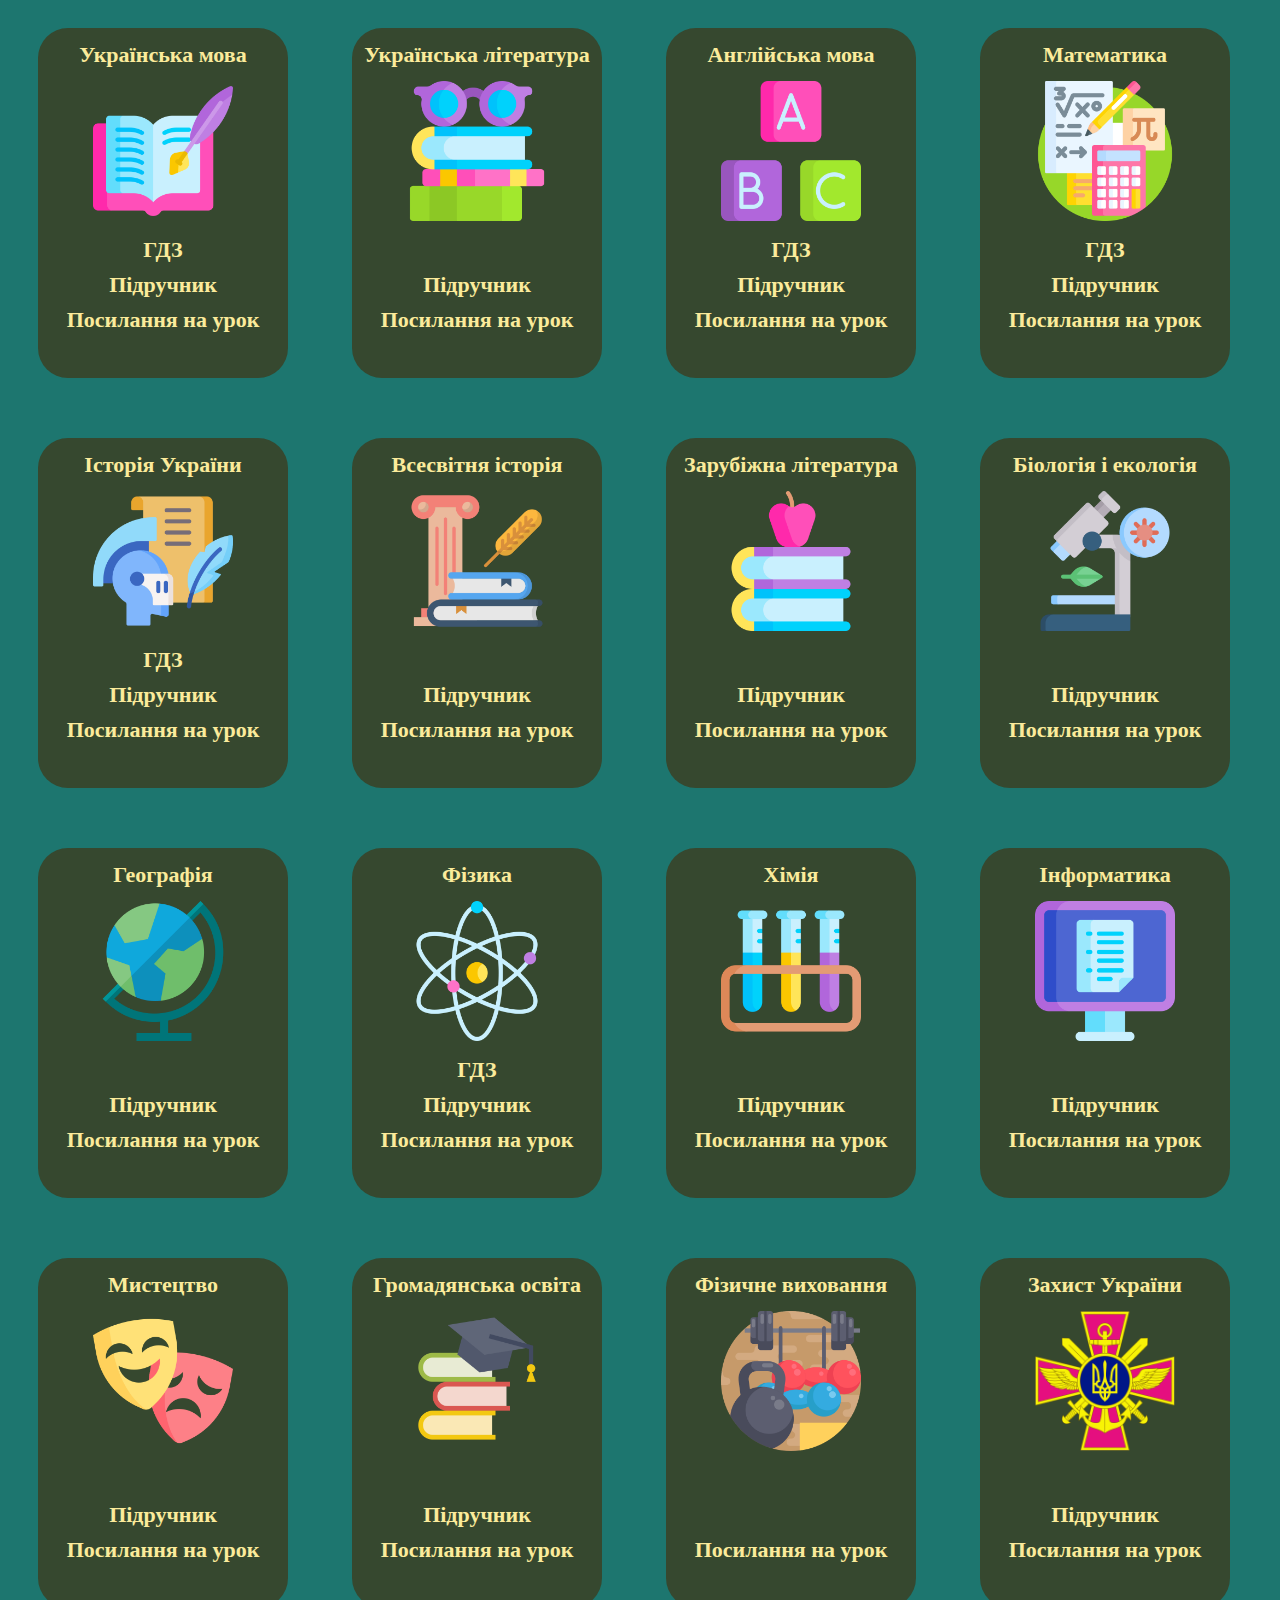
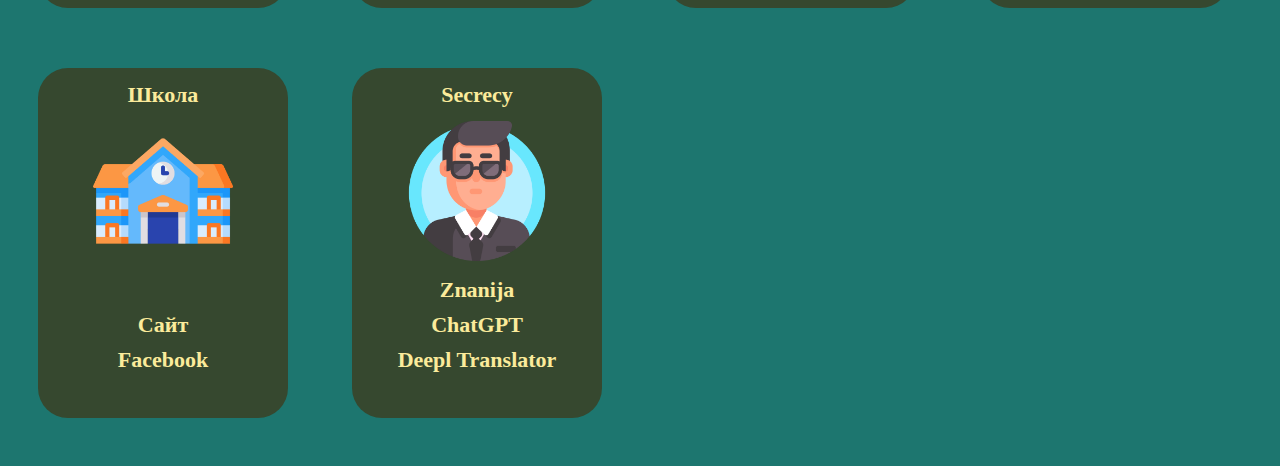
<file: index.html>
<!DOCTYPE html>
<html>
<head>
    <title class="text">10-D class</title>

    <link rel="apple-touch-icon" sizes="180x180" href="./images/favicons/apple-touch-icon.png">
    <link rel="icon" type="image/png" sizes="32x32" href="./images/favicons/favicon-32x32.png">
    <link rel="icon" type="image/png" sizes="16x16" href="./images/favicons/favicon-16x16.png">
    <link rel="manifest" href="./images/favicons/site.webmanifest">
    <link rel="mask-icon" href="./images/favicons/safari-pinned-tab.svg" color="#55a6bd">
    <meta name="msapplication-TileColor" content="#00aba9">
    <meta name="theme-color" content="#d0afaf">
    <link rel="stylesheet" href="./css/style.css">
    
    <style type="text/css">
      h2 {line-height: 80%;}
      a {
        text-decoration: none; /* Скасовуємо підкреслення у посилань */
    }
    </style>
</head>
<body>
 <div class="container">
       <h2 class="text">
            <a class="mova" href="https://docs.google.com/document/d/e/2PACX-1vQNSTjjoTWcl8mWxjbYVO4v2ctffe0BTZx7Kvwi4tnEEsc_BBn6hxum5il50N0pH97MahWZCjhSardo/pub" target="_blank">
            Українська мова</a>
            <br><br>
            <a href="https://docs.google.com/document/d/e/2PACX-1vQNSTjjoTWcl8mWxjbYVO4v2ctffe0BTZx7Kvwi4tnEEsc_BBn6hxum5il50N0pH97MahWZCjhSardo/pub" target="_blank"><img class="icon" src="./icon/free-icon-writing-8276734.png" width="140px"></a>
            <br><br>
            <a class="mova" href="./index(gdz).html"target="_blank">ГДЗ</a>
        <br><br>
        <a class="mova" href="https://drive.google.com/file/d/1x-FZCoyNLsMNJzwq8Od55EDBCIP5idX_/view?usp=drive_link" target="_blank">Підручник</a>
        <br><br>
        <a class="mova" href="https://us05web.zoom.us/j/4843110175?pwd=cjZremJKcWZPZUZoQ0JuL3FKOEN5UT09" target="_blank">Посилання на урок</a>
        </h2>
       
    </div>

    <div class="container">
        <h2 class="text">
             <a class="mova" href="https://docs.google.com/document/d/e/2PACX-1vTIg9OjlHw4tGi3z0PDAVA5a4Lc0iSUH0Yuf_wU5PWyE6nYFawxT6yambz6XaVaUwASTdcCNCj2KEEq/pub" target="_blank">	
             Українська література</a>
             <br><br>
             <a href="https://docs.google.com/document/d/e/2PACX-1vTIg9OjlHw4tGi3z0PDAVA5a4Lc0iSUH0Yuf_wU5PWyE6nYFawxT6yambz6XaVaUwASTdcCNCj2KEEq/pub" target="_blank"><img class="icon" src="./icon/free-icon-book-8276776.png" width="140px"></a>
             <br><br>
             <a class="mova" href="./index(gdz).html"></a>
         <br><br>
         <a class="mova" href="https://drive.google.com/file/d/1VmPeR3eclqczGQxDUlhoacDrTzXsvxvh/view?usp=drive_link" target="_blank">Підручник</a>
         <br><br>
         <a class="mova" href="https://us05web.zoom.us/j/82964062077?pwd=c69PzGNqtPzyoSd3bl5xcQaFS6EunV.1" target="_blank">Посилання на урок</a>
         </h2>
       </div>

       <div class="container">
        <h2 class="text">
             <a class="mova" href="https://docs.google.com/document/d/e/2PACX-1vQAw2bM5vYeXFo0Na2_Nx1Lkn-XpZZKoz191JGne4PZoLkldArsvcyXKKPICvZrSpT3bFeHq1RnDyh7/pub" target="_blank">	
             Англійська мова</a>
             <br><br>
             <a href="https://docs.google.com/document/d/e/2PACX-1vQAw2bM5vYeXFo0Na2_Nx1Lkn-XpZZKoz191JGne4PZoLkldArsvcyXKKPICvZrSpT3bFeHq1RnDyh7/pub" target="_blank"><img class="icon" src="./icon/free-icon-abc-8276828.png" width="140px"></a>
             <br><br>
             <a class="mova" href="https://www.studocu.com/uk/document/l%D1%8Cvivs%D1%8Ckiy-natsional%D1%8Cniy-universitet-imeni-ivana-franka/vstup-do-slovyans%D1%8Ckoi-filologii/bogaievska-iryna-oxford-exam-trainer-ukraine-teacher-s-guide/33891309" target="_blank">ГДЗ</a>
         <br><br>
         <a class="mova" href="https://drive.google.com/file/d/1OE4ozXcbIxP6-MutQfzV-qIiYADC0LHB/view?usp=sharing" target="_blank">Підручник</a>
         <br><br>
         <a class="mova" href="" target="_blank">Посилання на урок</a>
         </h2>
       </div>

       <div class="container">
        <h2 class="text">
             <a class="mova" href="https://docs.google.com/document/d/e/2PACX-1vQV0hYnqvDOvLxF8gOlIAfqiJ_4snoBn3nxrQ-WHLMuwKjGT09KLKTwCXgTSgDLJpVieY8RF5ZsF9gx/pub" target="_blank">	
             Математика</a>
             <br><br>
             <a href="https://docs.google.com/document/d/e/2PACX-1vQV0hYnqvDOvLxF8gOlIAfqiJ_4snoBn3nxrQ-WHLMuwKjGT09KLKTwCXgTSgDLJpVieY8RF5ZsF9gx/pub" target="_blank"><img class="icon" src="./icon/free-icon-mathematics-4720458.png" width="140px"></a>
             <br><br>
             <a class="mova" href="./index(gdz).html" target="_blank">ГДЗ</a>
         <br><br>
         <a class="mova" href="https://drive.google.com/file/d/1CIswwCiageZyyn3EWiO1PokYuJ5--e99/view?usp=drive_link" target="_blank">Підручник</a>
         <br><br>
         <a class="mova" href="" target="_blank">Посилання на урок</a>
         </h2>
    </div> 
         
        <div class="container">
            <h2 class="text">
                 <a class="mova" href="https://docs.google.com/document/d/e/2PACX-1vRrMQxQwuw0M3DF37-ky6vxPqDVci__Wtn9ISpIolbkGyuoEcQbHHWMVNWvQND5Q6SU09vIPg4A_B_p/pub" target="_blank">	
                 Історія України</a>
                 <br><br>
                 <a href="https://docs.google.com/document/d/e/2PACX-1vRrMQxQwuw0M3DF37-ky6vxPqDVci__Wtn9ISpIolbkGyuoEcQbHHWMVNWvQND5Q6SU09vIPg4A_B_p/pub" target="_blank"><img class="icon" src="./icon/free-icon-history-4650547.png" width="140px"></a>
                 <br><br>
                 <a class="mova" href="./index(gdz).html" target="_blank">ГДЗ</a>
             <br><br>
             <a class="mova" href="https://drive.google.com/file/d/1jyEFoBixt4vFsifW1DI2aHcWydyd2OLj/view?usp=drive_link" target="_blank">Підручник</a>
             <br><br>
             <a class="mova" href="" target="_blank">Посилання на урок</a>
             </h2>
        </div> 

        <div class="container">
            <h2 class="text">
                 <a class="mova" href="https://docs.google.com/document/d/e/2PACX-1vTgzt0H9BFLXpseEy1ULmYpi8C2FerG3woc72UFMDXukuMKoT9Ytxskps7Cdun7ANg6KBg_2uZg_ud5/pub" target="_blank">	
                 Всесвітня історія</a>
                 <br><br>
                 <a href="https://docs.google.com/document/d/e/2PACX-1vTgzt0H9BFLXpseEy1ULmYpi8C2FerG3woc72UFMDXukuMKoT9Ytxskps7Cdun7ANg6KBg_2uZg_ud5/pub" target="_blank"><img class="icon" src="./icon/free-icon-history-book-7514333.png" width="140px"></a>
                 <br><br>
                 <a class="mova" href="./index(gdz).html" target="_blank"></a>
             <br><br>
             <a class="mova" href="https://drive.google.com/file/d/1wtGj4tjGWteMtSHhmvFlXtXBcDMzNPSC/view?usp=drive_link" target="_blank">Підручник</a>
             <br><br>
             <a class="mova" href="https://us05web.zoom.us/j/5886636884?pwd=BBxUjPgwXLnCUg4xbve9t8sMMPEHro.1" target="_blank">Посилання на урок</a>
             </h2>
        </div> 

        <div class="container">
            <h2 class="text">
                 <a class="mova" href="https://docs.google.com/document/d/e/2PACX-1vQgHN0xslFJf14HIhocV66HyyJO6gmPtL6WkY5ZV2jvMei1zDL0OMg1jBGJzj6_ZxjCoJWFAByu-AMU/pub" target="_blank">	
                 Зарубіжна література</a>
                 <br><br>
                 <a href="https://docs.google.com/document/d/e/2PACX-1vQgHN0xslFJf14HIhocV66HyyJO6gmPtL6WkY5ZV2jvMei1zDL0OMg1jBGJzj6_ZxjCoJWFAByu-AMU/pub" target="_blank"><img class="icon" src="./icon/free-icon-books-8276754.png" width="140px"></a>
                 <br><br>
                 <a class="mova" href="./index(gdz).html" target="_blank"></a>
             <br><br>
             <a class="mova" href="https://drive.google.com/file/d/12A2Fo2eriW5PiMn4F1NqZupkjOA2MSzp/view?usp=drive_link" target="_blank">Підручник</a>
             <br><br>
             <a class="mova" href="https://meet.google.com/pxd-agsh-rmd" target="_blank">Посилання на урок</a>
             </h2>
        </div>

        <div class="container">
            <h2 class="text">
                 <a class="mova" href="https://docs.google.com/document/d/e/2PACX-1vR6FPQoSlOBWGg8oSPECHg50dPQ8-Kyx7zF01OyxTsNhVxMezVQKfHAkxVHEJZiGVU45Cr3n3W2yCkj/pub" target="_blank">	
                 Біологія і екологія</a>
                 <br><br>
                 <a href="https://docs.google.com/document/d/e/2PACX-1vR6FPQoSlOBWGg8oSPECHg50dPQ8-Kyx7zF01OyxTsNhVxMezVQKfHAkxVHEJZiGVU45Cr3n3W2yCkj/pub" target="_blank"><img class="icon" src="./icon/free-icon-biology-4833041.png" width="140px"></a>
                 <br><br>
                 <a class="mova" href="./index(gdz).html" target="_blank"></a>
             <br><br>
             <a class="mova" href="https://drive.google.com/file/d/1hEPnmWQssTWArLLmNVP0qwYgPM-DDymR/view?usp=drive_link" target="_blank">Підручник</a>
             <br><br>
             <a class="mova" href="https://meet.google.com/nvs-krgd-uny" target="_blank">Посилання на урок</a>
             </h2>
        </div> 

        <div class="container">
            <h2 class="text">
                 <a class="mova" href="https://docs.google.com/document/d/e/2PACX-1vTd3XS-LU3Hiw9rrs5KZoWfqKvuYdWp9_ZtDOhKNJFY3HauCYmxs5sUQgArHHPN--vSx9OwfZ3TXqUn/pub" target="_blank">	
                 Географія</a>
                 <br><br>
                <a href="https://docs.google.com/document/d/e/2PACX-1vTd3XS-LU3Hiw9rrs5KZoWfqKvuYdWp9_ZtDOhKNJFY3HauCYmxs5sUQgArHHPN--vSx9OwfZ3TXqUn/pub" target="_blank"><img class="icon" src="./icon/free-icon-geography-4407042.png" width="140px"></a>
                 <br><br>
                 <a class="mova" href="./index(gdz).html" target="_blank"></a>
             <br><br>
             <a class="mova" href="https://drive.google.com/file/d/1dz2dzd3Plm7gZzXYKQ9Xt9yJ_f1wkc6U/view?usp=drive_link" target="_blank">Підручник</a>
             <br><br>
             <a class="mova" href="" target="_blank">Посилання на урок</a>
             </h2>
        </div> 

        <div class="container">
            <h2 class="text">
                 <a class="mova" href="https://docs.google.com/document/d/e/2PACX-1vQ2xSHl419hY-4_OKBBRCxXwZWEU7NRnwkRN0DCBzFu5TkhR7sdu6DuijTWCCSXxPyLebqzdtyAL0jZ/pub" target="_blank">	
                 Фізика</a>
                 <br><br>
                 <a href="https://docs.google.com/document/d/e/2PACX-1vQ2xSHl419hY-4_OKBBRCxXwZWEU7NRnwkRN0DCBzFu5TkhR7sdu6DuijTWCCSXxPyLebqzdtyAL0jZ/pub" target="_blank"><img class="icon" src="./icon/free-icon-science-8276782.png" width="140px"></a>
                 <br><br>
                 <a class="mova" href="./index(gdz).html" target="_blank">ГДЗ</a>
             <br><br>
             <a class="mova" href="https://drive.google.com/file/d/1Fn_5dhzGsZ-Y8f_yDkCd24J92uIJIWF9/view?usp=drive_link" target="_blank">Підручник</a>
             <br><br>
             <a class="mova" href="https://meet.google.com/snv-hqzm-nmt" target="_blank">Посилання на урок</a>
             </h2>
        </div> 

        <div class="container">
            <h2 class="text">
                 <a class="mova" href="https://docs.google.com/document/d/e/2PACX-1vRFprixkDrvXoOC0HBIoyeWwDU3cUHbVvye8JzB42DxSXEO3wrG50eFwVmqv-ZoFrRhTIbsovjfJIrI/pub" target="_blank">	
                 Хімія</a>
                 <br><br>
                <a href="https://docs.google.com/document/d/e/2PACX-1vRFprixkDrvXoOC0HBIoyeWwDU3cUHbVvye8JzB42DxSXEO3wrG50eFwVmqv-ZoFrRhTIbsovjfJIrI/pub" target="_blank"><img class="icon" src="./icon/free-icon-chemistry-8276751.png" width="140px"></a>
                 <br><br>
                 <a class="mova" href="./index(gdz).html" target="_blank"></a>
             <br><br>
             <a class="mova" href="https://drive.google.com/file/d/12TYMNAoy5du4GYR5zSQYe5vZXh2pAon9/view?usp=drive_link" target="_blank">Підручник</a>
             <br><br>
             <a class="mova" href="https://us05web.zoom.us/j/3179980309?pwd=cys3MXUwdnd1dzU5Z2FHd0E5S0NTZz09" target="_blank">Посилання на урок</a>
             </h2>
        </div>

        <div class="container">
            <h2 class="text">
                 <a class="mova" href="https://docs.google.com/document/d/e/2PACX-1vTlymEcTovK-8RXl0Kr-HCwdFVPGX3Udlqzl9tAmunXoQu2-JTc3XIdQslhuYsq3OPtCjXWpJXDGnGm/pub" target="_blank">	
                 Інформатика</a>
                 <br><br>
                 <a href="https://docs.google.com/document/d/e/2PACX-1vTlymEcTovK-8RXl0Kr-HCwdFVPGX3Udlqzl9tAmunXoQu2-JTc3XIdQslhuYsq3OPtCjXWpJXDGnGm/pub" target="_blank"><img class="icon" src="./icon/free-icon-exam-8276806.png" width="140px"></a>
                 <br><br>
                 <a class="mova" href="./index(gdz).html" target="_blank"></a>
             <br><br>
             <a class="mova" href="https://drive.google.com/file/d/1juC9exrFUYy5a1h7BBKNlnf3U4fSCz9b/view?usp=drive_link" target="_blank">Підручник</a>
             <br><br>
             <a class="mova" href="https://meet.google.com/cug-yzos-siz" target="_blank">Посилання на урок</a>
             </h2>
        </div> 

        <div class="container">
            <h2 class="text">
                 <a class="mova" href="https://docs.google.com/document/d/e/2PACX-1vRsm1G7QiFRiLVQIYnnsUS7JiYTZWPkOBTAp-kkivqLVR8GesIXxwISCT8XhD21XgRysUnTjaHpughJ/pub" target="_blank">	
                 Мистецтво</a>
                 <br><br>
                 <a href="https://docs.google.com/document/d/e/2PACX-1vRsm1G7QiFRiLVQIYnnsUS7JiYTZWPkOBTAp-kkivqLVR8GesIXxwISCT8XhD21XgRysUnTjaHpughJ/pub" target="_blank"><img class="icon" src="./icon/free-icon-theatre-mask-5332978.png" width="140px"></a>
                 <br><br>
                 <a class="mova" href="./index(gdz).html" target="_blank"></a>
             <br><br>
             <a class="mova" href="https://drive.google.com/file/d/1oFk67v9rjdNnX3suSKp0ed3h5CReXQJ1/view?usp=drive_link" target="_blank">Підручник</a>
             <br><br>
             <a class="mova" href="https://meet.google.com/max-ddwj-pbi" target="_blank">Посилання на урок</a>
             </h2>
        </div> 

        <div class="container">
            <h2 class="text">
                 <a class="mova" href="https://docs.google.com/document/d/e/2PACX-1vQPOJFS-B2j6S1-PuTeD8k3y62xdmTxWJGyWMjRQgYO-51ZU0zUEGxSlLF8foouqUZpoBMOPW846nCh/pub" target="_blank">	
                 Громадянська освіта</a>
                 <br><br>
                 <a href="https://docs.google.com/document/d/e/2PACX-1vQPOJFS-B2j6S1-PuTeD8k3y62xdmTxWJGyWMjRQgYO-51ZU0zUEGxSlLF8foouqUZpoBMOPW846nCh/pub" target="_blank"><img class="icon" src="./icon/books_3297044.png" width="140px"></a>
                 <br><br>
                 <a class="mova" href="./index(gdz).html" target="_blank"></a>
             <br><br>
             <a class="mova" href="https://drive.google.com/file/d/1QOcVVxLEdJTI5R1LTDbvqVR7M6ghxd6V/view?usp=drive_link" target="_blank">Підручник</a>
             <br><br>
             <a class="mova" href="https://meet.google.com/usp-egpp-zry" target="_blank">Посилання на урок</a>
             </h2>
        </div> 

        <div class="container">
            <h2 class="text">
                 <a class="mova" href="https://docs.google.com/document/d/e/2PACX-1vQHGZDNoaujGdjcK65FZgdkR658WtaBF2Q2B6vI7JgKRsDo8T-_LEOiDH8eDiQX4mo0-3_bBYorh6x7/pub" target="_blank">	
                 Фізичне виховання</a>
                 <br><br>
                <a href="https://docs.google.com/document/d/e/2PACX-1vQHGZDNoaujGdjcK65FZgdkR658WtaBF2Q2B6vI7JgKRsDo8T-_LEOiDH8eDiQX4mo0-3_bBYorh6x7/pub" target="_blank"><img class="icon" src="./icon/free-icon-weightlifting-502128.png" width="140px"></a>
                 <br><br>
                 <a class="mova" href="./index(gdz).html" target="_blank"></a>
                <br><br>
                <a class="mova" href="" target="_blank"></a>
                <br><br>
                <a class="mova" href="" target="_blank">Посилання на урок</a>
             </h2>
        </div> 

        <div class="container">
            <h2 class="text">
                 <a class="mova" href="https://docs.google.com/document/d/e/2PACX-1vQ_nGtEIVb__2HffhKDhVcQE3PEw1QdqfTYg0hn3uBvf9l1pg6zChkOSJlSz5EBIefJIA9bQFl9XQUq/pub" target="_blank">	
                 Захист України</a>
                 <br><br>
                 <a href="https://docs.google.com/document/d/e/2PACX-1vQ_nGtEIVb__2HffhKDhVcQE3PEw1QdqfTYg0hn3uBvf9l1pg6zChkOSJlSz5EBIefJIA9bQFl9XQUq/pub" target="_blank"><img class="icon" src="./icon/pngwing.com (1).png" width="140px"></a>
                 <br><br>
                 <a class="mova" href="./index(gdz).html" target="_blank"></a>
                <br><br>
                <a class="mova" href="https://drive.google.com/file/d/1LpLHBQXrFS2fCUcoSRM4ktZAQuBhLyw2/view?usp=drive_link" target="_blank">Підручник</a>
                <br><br>
                <a class="mova" href="" target="_blank">Посилання на урок</a>
             </h2>
        </div> 

        <div class="container">
            <h2 class="text">
                 <a class="mova">	
                 Школа</a>
                 <br><br>
                 <img class="icon" src="./icon/free-icon-school-4645240.png" width="140px">
                <br><br>
                 <a class="mova" href="" target="_blank"></a>
                 <br><br>
                 <a class="mova" href="http://zosh7-nizhyn.ho.ua/" target="_blank">Сайт</a>
                <br><br>
                <a class="mova" href="https://www.facebook.com/groups/1609004265790421" target="_blank">Facebook</a>
            </h2>
        </div> 

        <div class="container">
            <h2 class="text">
                 <a class="mova">	
                Secrecy</a>
                 <br><br>
                 <img class="icon" src="./icon/free-icon-secret-agent-9256485.png" width="140px">
                 <br><br>
                 <a class="mova" href="https://znanija.com/" target="_blank">Znanija</a>
                <br><br>
                <a class="mova" href="https://chat.openai.com/" target="_blank">ChatGPT</a>
                <br><br>
                <a class="mova" href="https://www.deepl.com/translator" target="_blank">Deepl Translator</a>
            </h2>
        </div> 
</body>

<html>
</file>
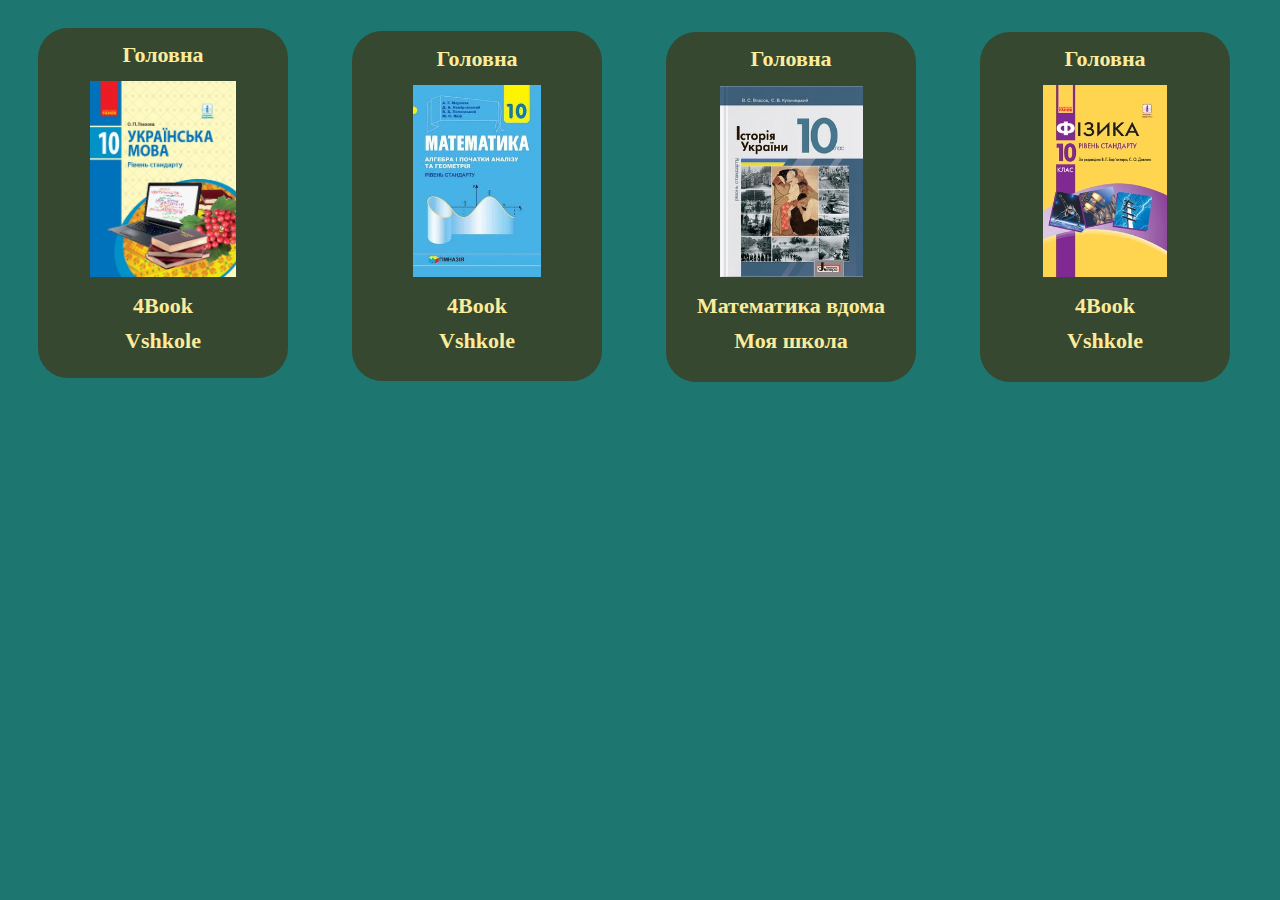
<file: index(gdz).html>
<!DOCTYPE html>
<html>
<head>
    <title class="text">GDZ</title>

    <link rel="apple-touch-icon" sizes="180x180" href="./images/favicons/apple-touch-icon.png">
    <link rel="icon" type="image/png" sizes="32x32" href="./images/favicons/favicon-32x32.png">
    <link rel="icon" type="image/png" sizes="16x16" href="./images/favicons/favicon-16x16.png">
    <link rel="manifest" href="./images/favicons/site.webmanifest">
    <link rel="mask-icon" href="./images/favicons/safari-pinned-tab.svg" color="#55a6bd">
    <meta name="msapplication-TileColor" content="#00aba9">
    <meta name="theme-color" content="#d0afaf">
    <link rel="stylesheet" href="./css/style.css">
    
    <style type="text/css">
      h2 {line-height: 80%;}
      a {
        text-decoration: none; /* Скасовуємо підкреслення у посилань */
    }
    </style>
</head>
<body>

    <!-- Українська мова -->
    <div class="container">
        <h2 class="text">
             <a class="mova" href="./index.html">	
             Головна</a>
             <br><br>
             <img class="icon" src="./photo_book/ukr_mova.jpg" width="146px">
             <br><br>
             <a class="mova" href="https://4book.org/gdz-reshebniki-ukraina/10-klas/vidpovidi-ukrayinska-mova-10-klas-glazova-2018-gdz">4Book</a>
         <br><br>
         <a class="mova" href="https://vshkole.com/10-klass/uchebniki/ukrayinska-mova/op-glazova-2018">Vshkole</a>
         <br><br>
         </h2>
    </div>
    <!-- Математика -->
    <div class="container">
        <h2 class="text">
                <a class="mova" href="./index.html">	
                Головна</a>
                <br><br>
                <img class="icon" src="./photo_book/maths.jpg" width="128px">
                <br><br>
                <a class="mova" href="https://4book.org/gdz-reshebniki-ukraina/10-klas/reshebnik-matematika-10-klas-merzlyak-2018-gdz">4Book</a>
            <br><br>
            <a class="mova" href="https://vshkole.com/10-klass/reshebniki/matematika/ag-merzlyak-da-nomirovskij-vb-polonskij-2018">Vshkole</a>
            <br><br>
            </h2> 
    </div>           
    <!-- Історія України -->
    <div class="container">
        <h2 class="text">
                <a class="mova" href="./index.html">	
                Головна</a>
                <br><br>
                <img class="icon" src="./photo_book/history_Ukr.webp" width="143px">
                <br><br>
                <a class="mova" href="https://matematika-doma.org/gdz/10-klas-2018/istoriya-ukrayiny/vlasov-kulchytskyy/paragraf-1">Математика вдома</a>
            <br><br>
            <a class="mova" href="https://shkola.obozrevatel.com/ukr/gdz/10klass/istorija_ukrainy/vlasov-20184/">Моя школа</a>
            <br><br>
            </h2>
    </div>
<!-- Фізика -->
<div class="container">
    <h2 class="text">
            <a class="mova" href="./index.html">	
            Головна</a>
            <br><br>
            <img class="icon" src="./photo_book/fizika.png" width="124px">
            <br><br>
            <a class="mova" href="https://4book.org/gdz-reshebniki-ukraina/10-klas/reshebnik-fizika-10-klas-baryahtar-2018-gdz">4Book</a>
        <br><br>
        <a class="mova" href="https://vshkole.com/10-klass/reshebniki/fizika/vg-baryahtar-so-dovgij-fya-bozhinova-2018-riven-standartu">Vshkole</a>
        <br><br>
        </h2>
    </div>
</body>
</file>
<file: css/style.css>
body {
    background-color:#1D766F;
    } 

    .text {
        text-align: center;
       }
    .mova{
        color: #fbeb9b;
    }


    .container{
        height: 350px;
        width: 250px;
        background-color: #36482F;
        /* background: linear-gradient(135deg, #c5c4fe 0%, #fdc4d6 100%); */
        align-items: stretch;
        margin: 5px;
        border-radius: 30px;
        display: flex;
        align-items: center;
        justify-content: center;
        display: inline-block;
        margin: 20px;
        font-family:'Times New Roman', Times, serif;
        margin-left: 30px;
        margin-right: 30px;
        margin-bottom: 40px
    
     }

    
    
    .container-1{
        height: 350px;
        width: 265px;
        background: linear-gradient(135deg, #eda4ff 0%, #783ba3 100%);
        margin: 5em;
        border-radius: 30px;
        display: flex;
        align-items: center;
        justify-content: center;
        display: inline-block;
        margin: 20px;
        font-family:'Times New Roman', Times, serif;
     }
    
     .container-3{
        display: inline-block;
        border: 1px;
        margin: 2px;
     
    }
    
    h2{
        font-size: 22px;
    }
</file>
